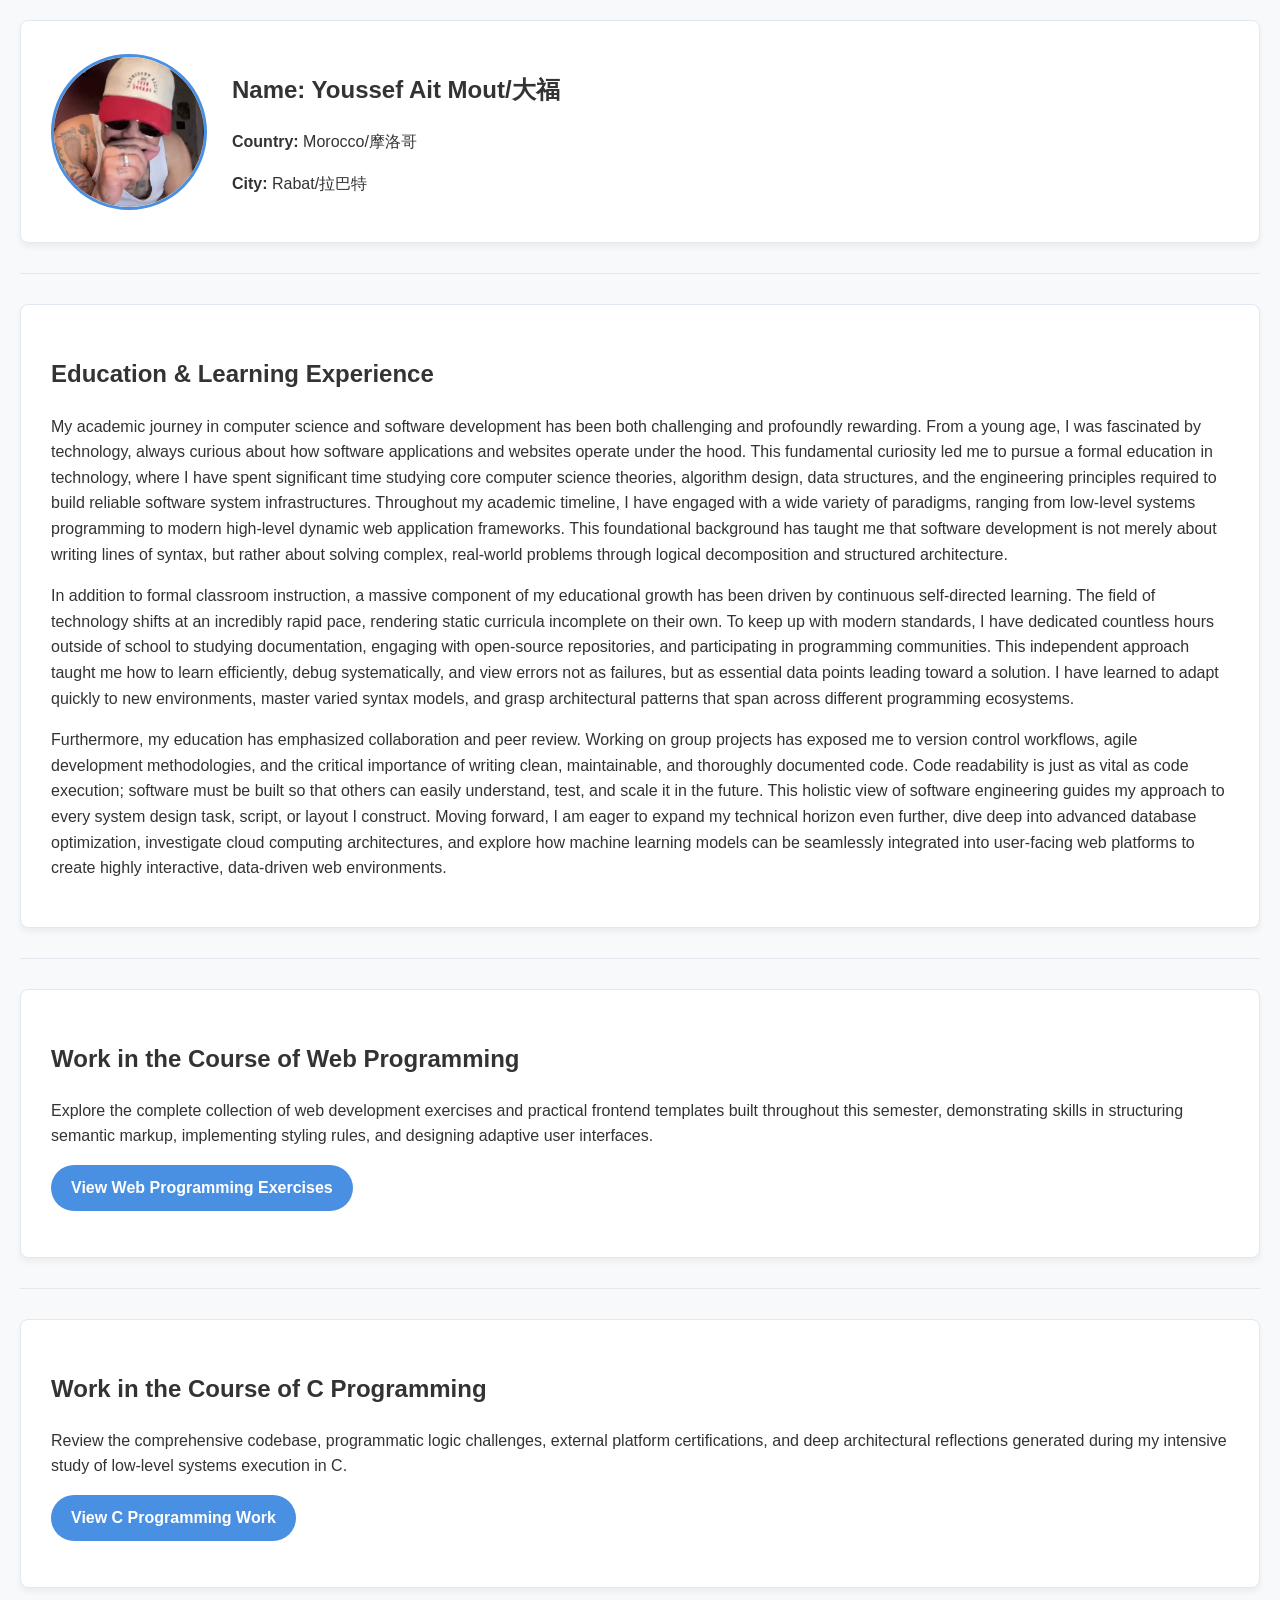
<file: index.html>
<!DOCTYPE html>
<html lang="en">
<head>
    <meta charset="UTF-8">
    <meta name="viewport" content="width=device-width, initial-scale=1.0">
    <title>My Professional Portfolio</title>
    <link rel="stylesheet" href="style.css">
</head>
<body>

    <section class="profile-section">
        <div class="profile-container">
            <img src="70e3e79e3f9863dceaae829b0aae12a2.jpg" alt="Your Profile Picture" class="profile-pic">
            <div class="profile-details">
                <h1>Name: Youssef Ait Mout/大福</h1>
                <p><strong>Country:</strong> Morocco/摩洛哥</p>
                <p><strong>City:</strong> Rabat/拉巴特</p>
            </div>
        </div>
    </section>

    <hr>

    <section class="content-section">
        <h2>Education & Learning Experience</h2>
        <p>My academic journey in computer science and software development has been both challenging and profoundly rewarding. From a young age, I was fascinated by technology, always curious about how software applications and websites operate under the hood. This fundamental curiosity led me to pursue a formal education in technology, where I have spent significant time studying core computer science theories, algorithm design, data structures, and the engineering principles required to build reliable software system infrastructures. Throughout my academic timeline, I have engaged with a wide variety of paradigms, ranging from low-level systems programming to modern high-level dynamic web application frameworks. This foundational background has taught me that software development is not merely about writing lines of syntax, but rather about solving complex, real-world problems through logical decomposition and structured architecture.</p>
        
        <p>In addition to formal classroom instruction, a massive component of my educational growth has been driven by continuous self-directed learning. The field of technology shifts at an incredibly rapid pace, rendering static curricula incomplete on their own. To keep up with modern standards, I have dedicated countless hours outside of school to studying documentation, engaging with open-source repositories, and participating in programming communities. This independent approach taught me how to learn efficiently, debug systematically, and view errors not as failures, but as essential data points leading toward a solution. I have learned to adapt quickly to new environments, master varied syntax models, and grasp architectural patterns that span across different programming ecosystems.</p>
        
        <p>Furthermore, my education has emphasized collaboration and peer review. Working on group projects has exposed me to version control workflows, agile development methodologies, and the critical importance of writing clean, maintainable, and thoroughly documented code. Code readability is just as vital as code execution; software must be built so that others can easily understand, test, and scale it in the future. This holistic view of software engineering guides my approach to every system design task, script, or layout I construct. Moving forward, I am eager to expand my technical horizon even further, dive deep into advanced database optimization, investigate cloud computing architectures, and explore how machine learning models can be seamlessly integrated into user-facing web platforms to create highly interactive, data-driven web environments.</p>
    </section>

    <hr>

    <section class="link-section">
        <h2>Work in the Course of Web Programming</h2>
        <p>Explore the complete collection of web development exercises and practical frontend templates built throughout this semester, demonstrating skills in structuring semantic markup, implementing styling rules, and designing adaptive user interfaces.</p>
        <p><a href="workinwebprogramming.html" class="btn">View Web Programming Exercises</a></p>
    </section>

    <hr>

    <section class="link-section">
        <h2>Work in the Course of C Programming</h2>
        <p>Review the comprehensive codebase, programmatic logic challenges, external platform certifications, and deep architectural reflections generated during my intensive study of low-level systems execution in C.</p>
        <p><a href="workincprogramming.html" class="btn">View C Programming Work</a></p>
    </section>

</body>
</html>
</file>
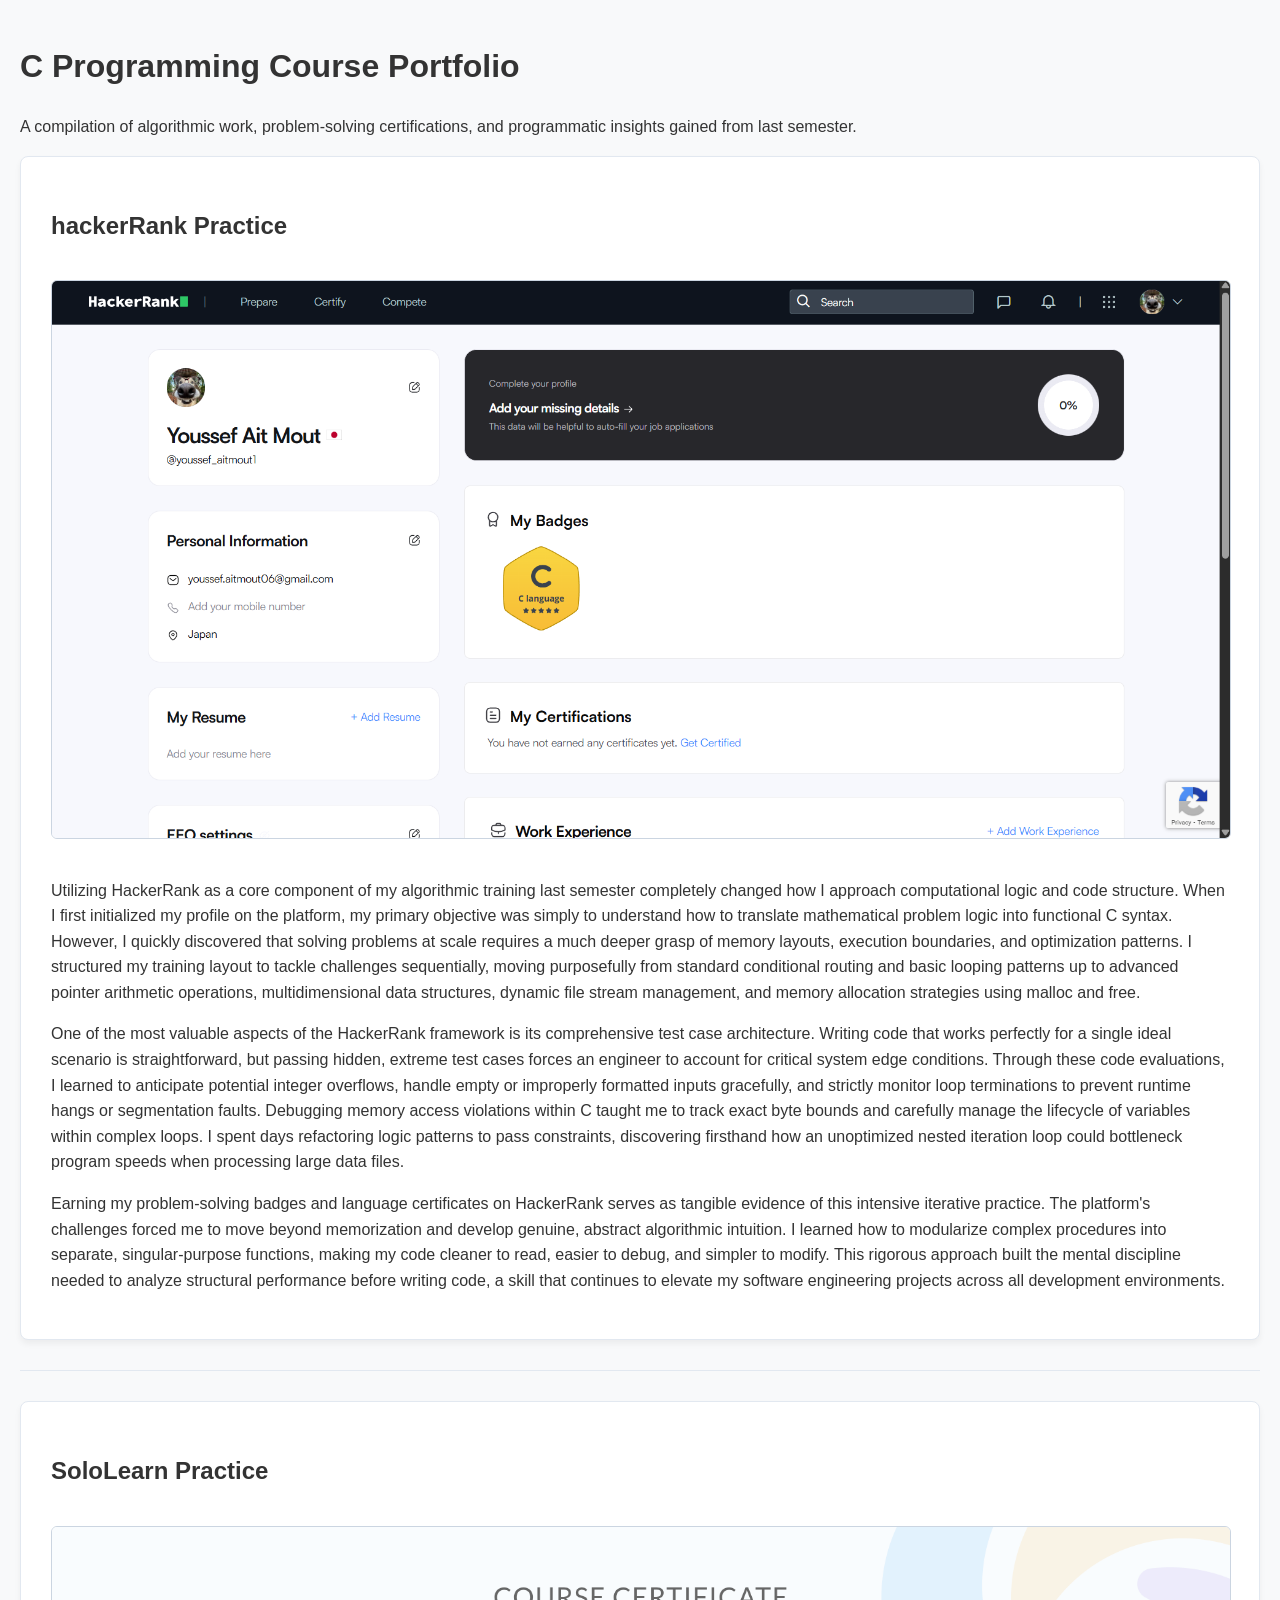
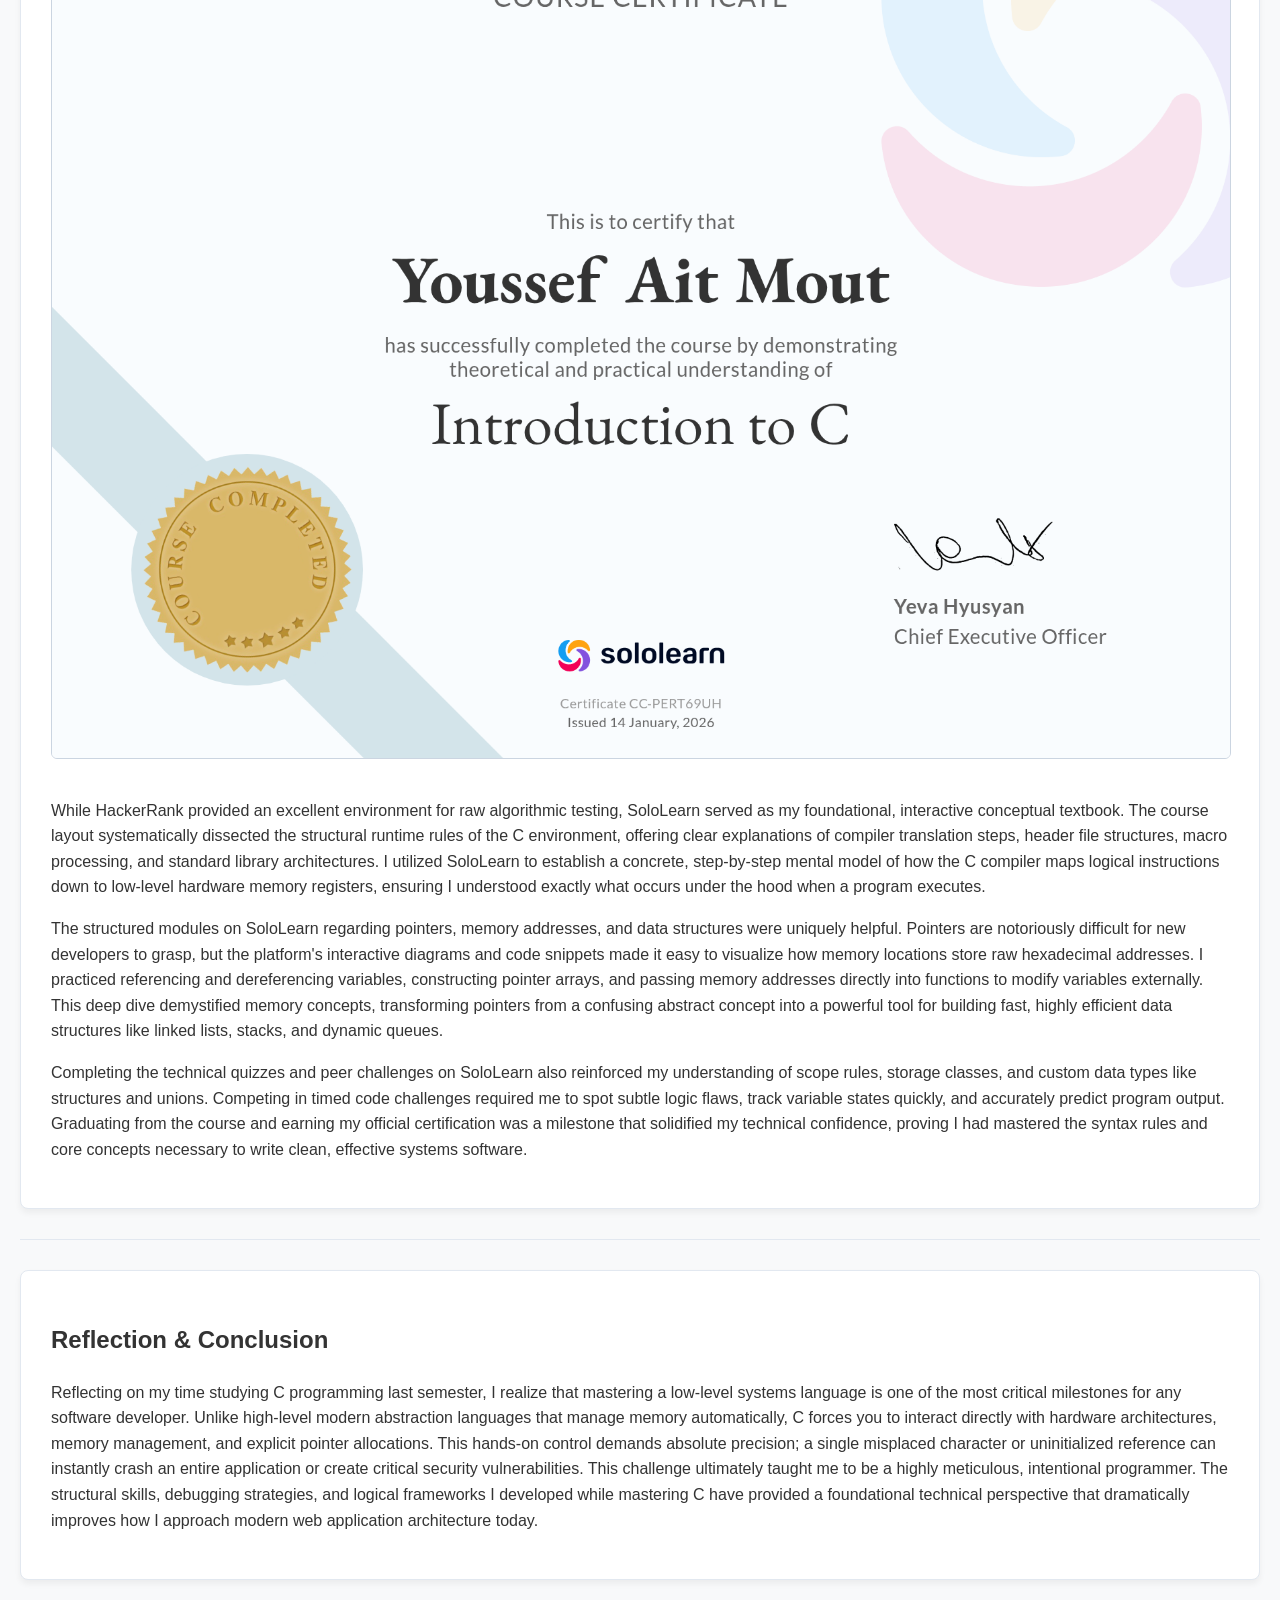
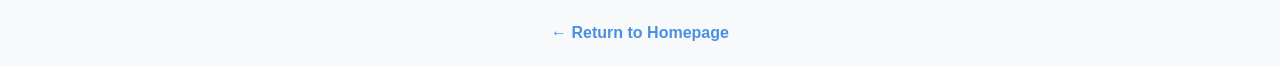
<file: workincprogramming.html>
<!DOCTYPE html>
<html lang="en">
<head>
    <meta charset="UTF-8">
    <meta name="viewport" content="width=device-width, initial-scale=1.0">
    <title>C Programming Achievements</title>
    <link rel="stylesheet" href="style.css">
</head>
<body>

    <header class="page-header">
        <h1>C Programming Course Portfolio</h1>
        <p>A compilation of algorithmic work, problem-solving certifications, and programmatic insights gained from last semester.</p>
    </header>

    <section class="c-section">
        <h2>hackerRank Practice</h2>
        <div class="badge-container">
            <img src="hackerrank.jpg.png" alt="Hackerrank Certificate/Badge" class="cert-img">
        </div>
        <p>Utilizing HackerRank as a core component of my algorithmic training last semester completely changed how I approach computational logic and code structure. When I first initialized my profile on the platform, my primary objective was simply to understand how to translate mathematical problem logic into functional C syntax. However, I quickly discovered that solving problems at scale requires a much deeper grasp of memory layouts, execution boundaries, and optimization patterns. I structured my training layout to tackle challenges sequentially, moving purposefully from standard conditional routing and basic looping patterns up to advanced pointer arithmetic operations, multidimensional data structures, dynamic file stream management, and memory allocation strategies using malloc and free.</p>
        
        <p>One of the most valuable aspects of the HackerRank framework is its comprehensive test case architecture. Writing code that works perfectly for a single ideal scenario is straightforward, but passing hidden, extreme test cases forces an engineer to account for critical system edge conditions. Through these code evaluations, I learned to anticipate potential integer overflows, handle empty or improperly formatted inputs gracefully, and strictly monitor loop terminations to prevent runtime hangs or segmentation faults. Debugging memory access violations within C taught me to track exact byte bounds and carefully manage the lifecycle of variables within complex loops. I spent days refactoring logic patterns to pass constraints, discovering firsthand how an unoptimized nested iteration loop could bottleneck program speeds when processing large data files.</p>
        
        <p>Earning my problem-solving badges and language certificates on HackerRank serves as tangible evidence of this intensive iterative practice. The platform's challenges forced me to move beyond memorization and develop genuine, abstract algorithmic intuition. I learned how to modularize complex procedures into separate, singular-purpose functions, making my code cleaner to read, easier to debug, and simpler to modify. This rigorous approach built the mental discipline needed to analyze structural performance before writing code, a skill that continues to elevate my software engineering projects across all development environments.</p>
    </section>

    <hr>

    <section class="c-section">
        <h2>SoloLearn Practice</h2>
        <div class="badge-container">
            <img src="0b287949-46a9-4703-b251-1698bf367032.png" alt="SoloLearn Certificate" class="cert-img">
        </div>
        <p>While HackerRank provided an excellent environment for raw algorithmic testing, SoloLearn served as my foundational, interactive conceptual textbook. The course layout systematically dissected the structural runtime rules of the C environment, offering clear explanations of compiler translation steps, header file structures, macro processing, and standard library architectures. I utilized SoloLearn to establish a concrete, step-by-step mental model of how the C compiler maps logical instructions down to low-level hardware memory registers, ensuring I understood exactly what occurs under the hood when a program executes.</p>
        
        <p>The structured modules on SoloLearn regarding pointers, memory addresses, and data structures were uniquely helpful. Pointers are notoriously difficult for new developers to grasp, but the platform's interactive diagrams and code snippets made it easy to visualize how memory locations store raw hexadecimal addresses. I practiced referencing and dereferencing variables, constructing pointer arrays, and passing memory addresses directly into functions to modify variables externally. This deep dive demystified memory concepts, transforming pointers from a confusing abstract concept into a powerful tool for building fast, highly efficient data structures like linked lists, stacks, and dynamic queues.</p>
        
        <p>Completing the technical quizzes and peer challenges on SoloLearn also reinforced my understanding of scope rules, storage classes, and custom data types like structures and unions. Competing in timed code challenges required me to spot subtle logic flaws, track variable states quickly, and accurately predict program output. Graduating from the course and earning my official certification was a milestone that solidified my technical confidence, proving I had mastered the syntax rules and core concepts necessary to write clean, effective systems software.</p>
    </section>

    <hr>

    <section class="c-section">
        <h2>Reflection & Conclusion</h2>
        <p>Reflecting on my time studying C programming last semester, I realize that mastering a low-level systems language is one of the most critical milestones for any software developer. Unlike high-level modern abstraction languages that manage memory automatically, C forces you to interact directly with hardware architectures, memory management, and explicit pointer allocations. This hands-on control demands absolute precision; a single misplaced character or uninitialized reference can instantly crash an entire application or create critical security vulnerabilities. This challenge ultimately taught me to be a highly meticulous, intentional programmer. The structural skills, debugging strategies, and logical frameworks I developed while mastering C have provided a foundational technical perspective that dramatically improves how I approach modern web application architecture today.</p>
    </section>

    <footer class="back-footer">
        <a href="index.html" class="back-link">&larr; Return to Homepage</a>
    </footer>

</body>
</html>
</file>
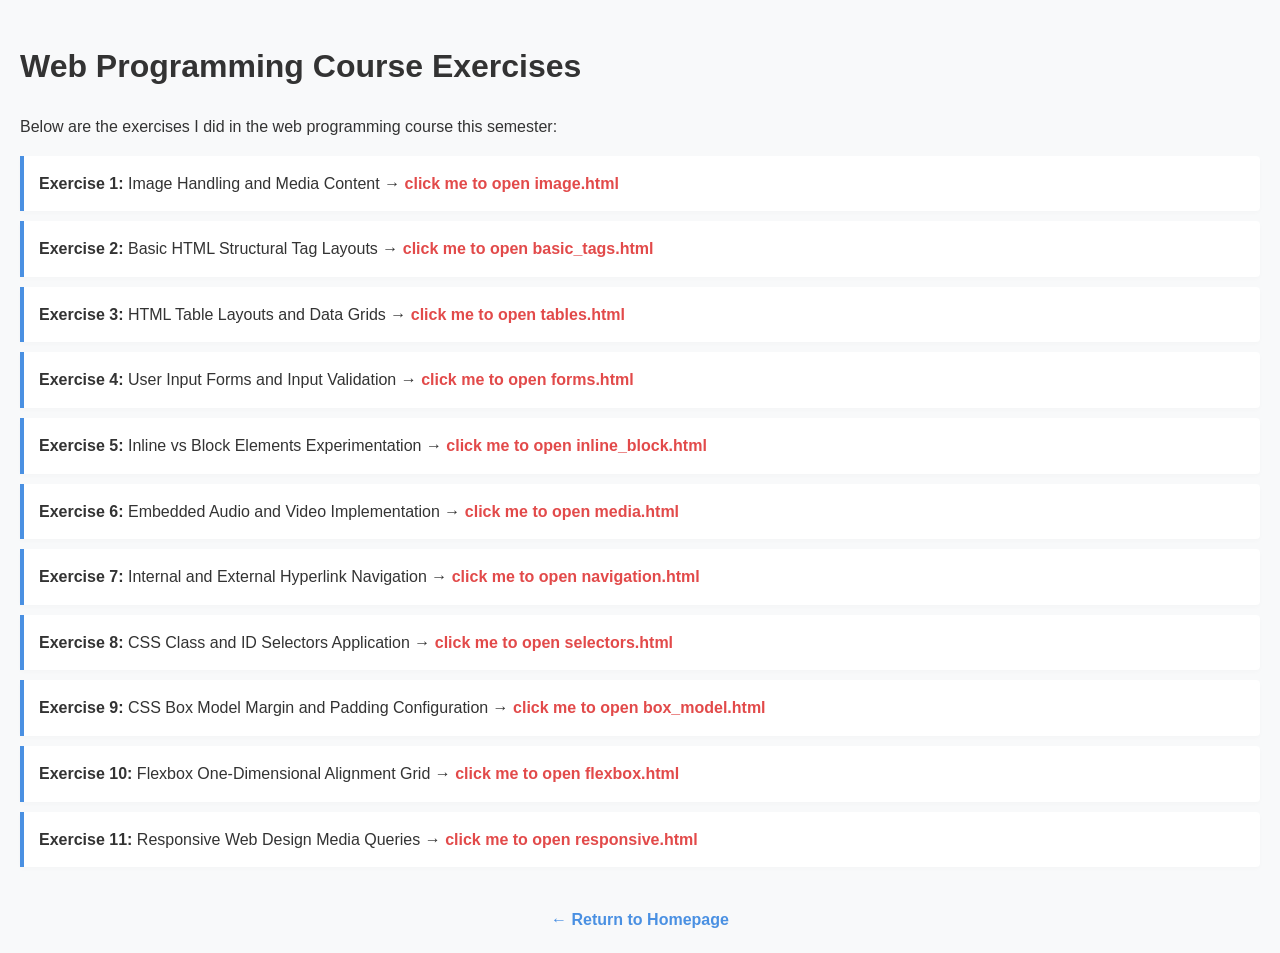
<file: workinwebprogramming.html>
<!DOCTYPE html>
<html lang="en">
<head>
    <meta charset="UTF-8">
    <meta name="viewport" content="width=device-width, initial-scale=1.0">
    <title>Web Programming Exercises</title>
    <link rel="stylesheet" href="style.css">
</head>
<body>

    <header class="page-header">
        <h1>Web Programming Course Exercises</h1>
        <p>Below are the exercises I did in the web programming course this semester:</p>
    </header>

    <main class="exercises-container">
        <ul class="exercise-list">
            <li><strong>Exercise 1:</strong> Image Handling and Media Content &rarr; <a href="image.html">click me to open image.html</a></li>
            <li><strong>Exercise 2:</strong> Basic HTML Structural Tag Layouts &rarr; <a href="basic_tags.html">click me to open basic_tags.html</a></li>
            <li><strong>Exercise 3:</strong> HTML Table Layouts and Data Grids &rarr; <a href="tables.html">click me to open tables.html</a></li>
            <li><strong>Exercise 4:</strong> User Input Forms and Input Validation &rarr; <a href="forms.html">click me to open forms.html</a></li>
            <li><strong>Exercise 5:</strong> Inline vs Block Elements Experimentation &rarr; <a href="inline_block.html">click me to open inline_block.html</a></li>
            <li><strong>Exercise 6:</strong> Embedded Audio and Video Implementation &rarr; <a href="media.html">click me to open media.html</a></li>
            <li><strong>Exercise 7:</strong> Internal and External Hyperlink Navigation &rarr; <a href="navigation.html">click me to open navigation.html</a></li>
            <li><strong>Exercise 8:</strong> CSS Class and ID Selectors Application &rarr; <a href="selectors.html">click me to open selectors.html</a></li>
            <li><strong>Exercise 9:</strong> CSS Box Model Margin and Padding Configuration &rarr; <a href="box_model.html">click me to open box_model.html</a></li>
            <li><strong>Exercise 10:</strong> Flexbox One-Dimensional Alignment Grid &rarr; <a href="flexbox.html">click me to open flexbox.html</a></li>
            <li><strong>Exercise 11:</strong> Responsive Web Design Media Queries &rarr; <a href="responsive.html">click me to open responsive.html</a></li>
        </ul>
    </main>

    <footer class="back-footer">
        <a href="index.html" class="back-link">&larr; Return to Homepage</a>
    </footer>

</body>
</html>
</file>
<file: style.css>
/* Rule 1: Global Page Base Reset & Typography */
body {
    font-family: 'Segoe UI', Tahoma, Geneva, Verdana, sans-serif;
    line-height: 1.6;
    background-color: #f8f9fa;
    color: #333333;
    margin: 0;
    padding: 20px;
}

/* Rule 2: Section Block Formatting & Containers */
section {
    background-color: #ffffff;
    border: 1px solid #e2e8f0;
    border-radius: 8px;
    padding: 30px;
    margin-bottom: 25px;
    box-shadow: 0 4px 6px rgba(0, 0, 0, 0.05);
}

/* Rule 3: Profile Header Formatting Grid Layout */
.profile-container {
    display: flex;
    align-items: center;
    gap: 25px;
}

/* Rule 4: Circular Responsive Profile Avatar Styling */
.profile-pic {
    width: 150px;
    height: 150px;
    border-radius: 50%;
    object-fit: cover;
    border: 3px solid #4a90e2;
}

/* Rule 5: Action Button & Anchor Hyperlink Interactivity */
.btn {
    display: inline-block;
    background-color: #4a90e2;
    color: #ffffff;
    text-decoration: none;
    padding: 10px 20px;
    border-radius: 50px;
    font-weight: bold;
    transition: background-color 0.3s ease;
}
.btn:hover {
    background-color: #357abd;
}

/* Rule 6: List Presentation for Web Exercises */
.exercise-list {
    list-style-type: none;
    padding-left: 0;
}
.exercise-list li {
    background: #ffffff;
    margin: 10px 0;
    padding: 15px;
    border-left: 4px solid #4a90e2;
    border-radius: 0 4px 4px 0;
    box-shadow: 0 2px 4px rgba(0,0,0,0.02);
}
.exercise-list a {
    color: #e24a4a;
    font-weight: bold;
    text-decoration: none;
}
.exercise-list a:hover {
    text-decoration: underline;
}

/* Rule 7: C Programming Certificate Display Responsive Elements */
.cert-img {
    max-width: 100%;
    height: auto;
    border: 1px solid #cbd5e1;
    border-radius: 6px;
    margin: 15px 0;
}

/* Rule 8: Global Horizontal Break Divider Styling */
hr {
    border: 0;
    height: 1px;
    background: #e2e8f0;
    margin: 30px 0;
}

/* Rule 9: Sticky Navigation Back Footer Control Elements */
.back-footer {
    margin-top: 40px;
    text-align: center;
}
.back-link {
    color: #4a90e2;
    text-decoration: none;
    font-weight: bold;
}
</file>
